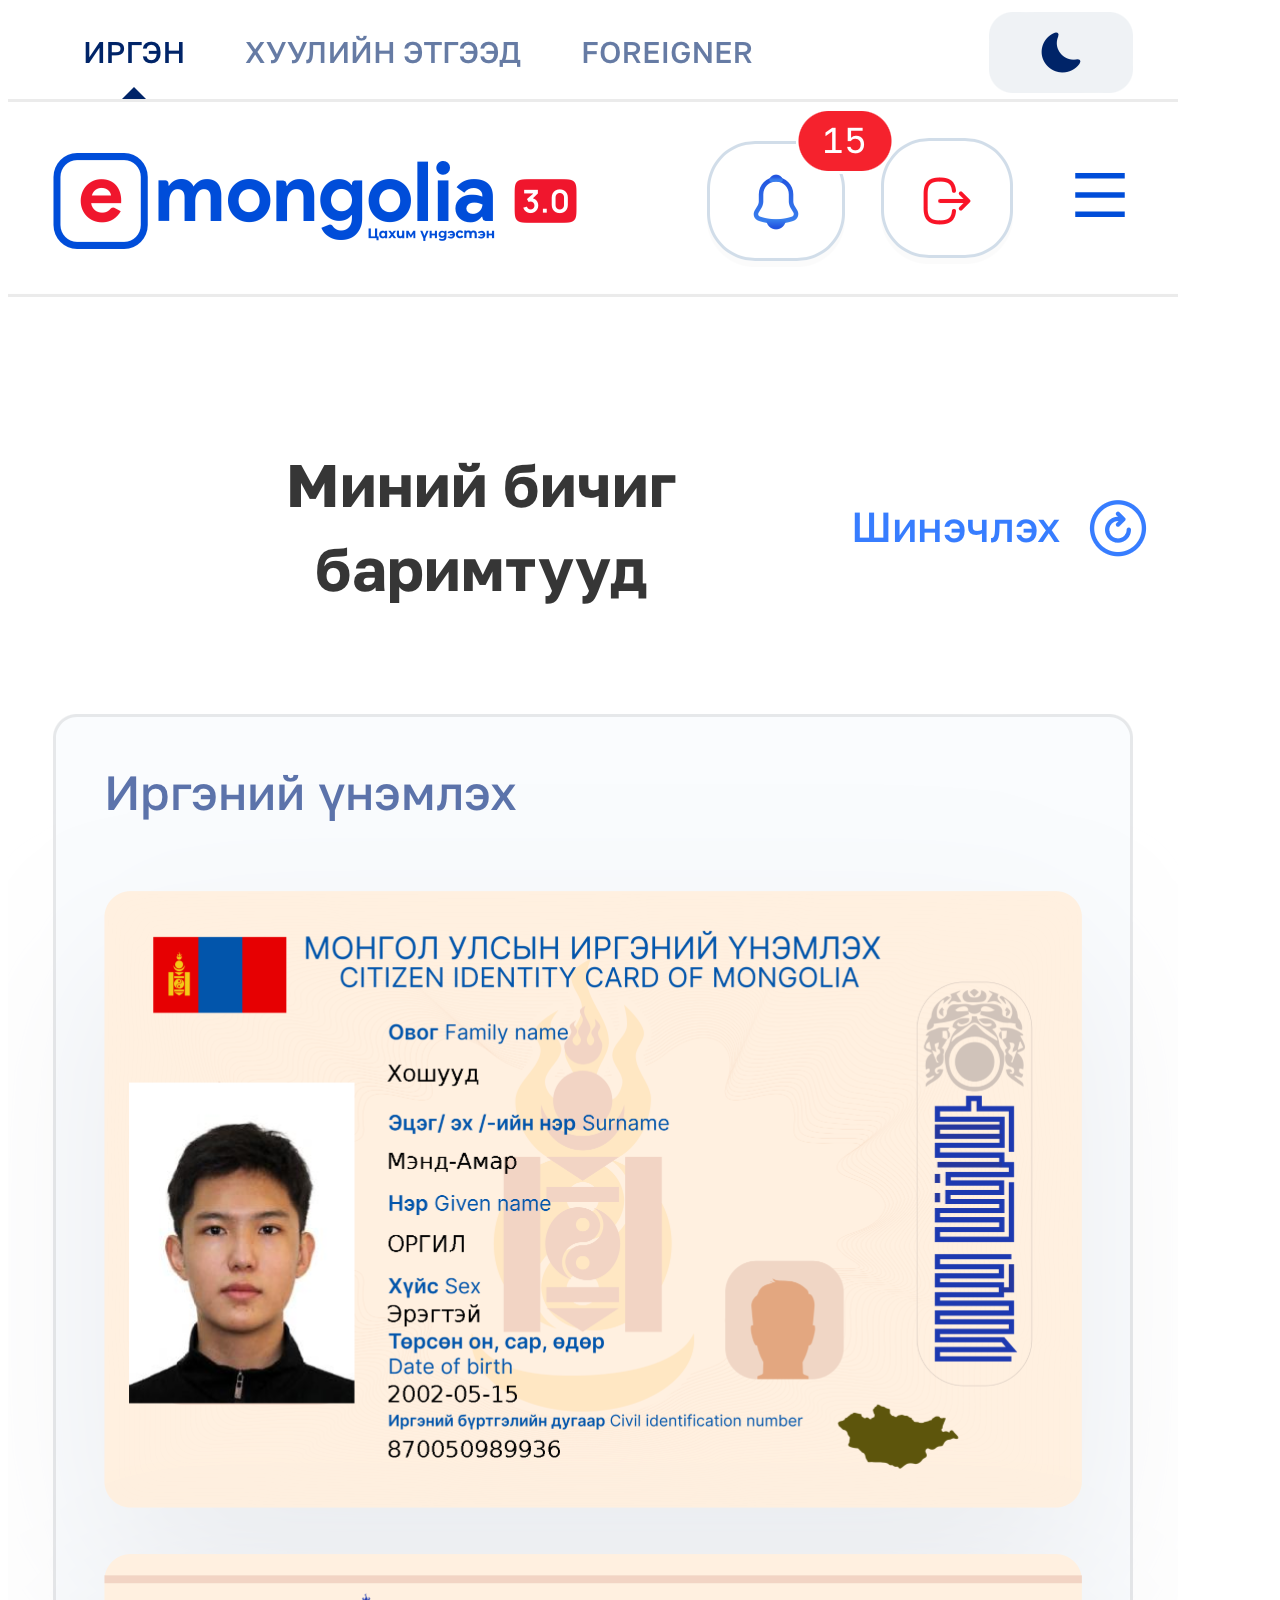
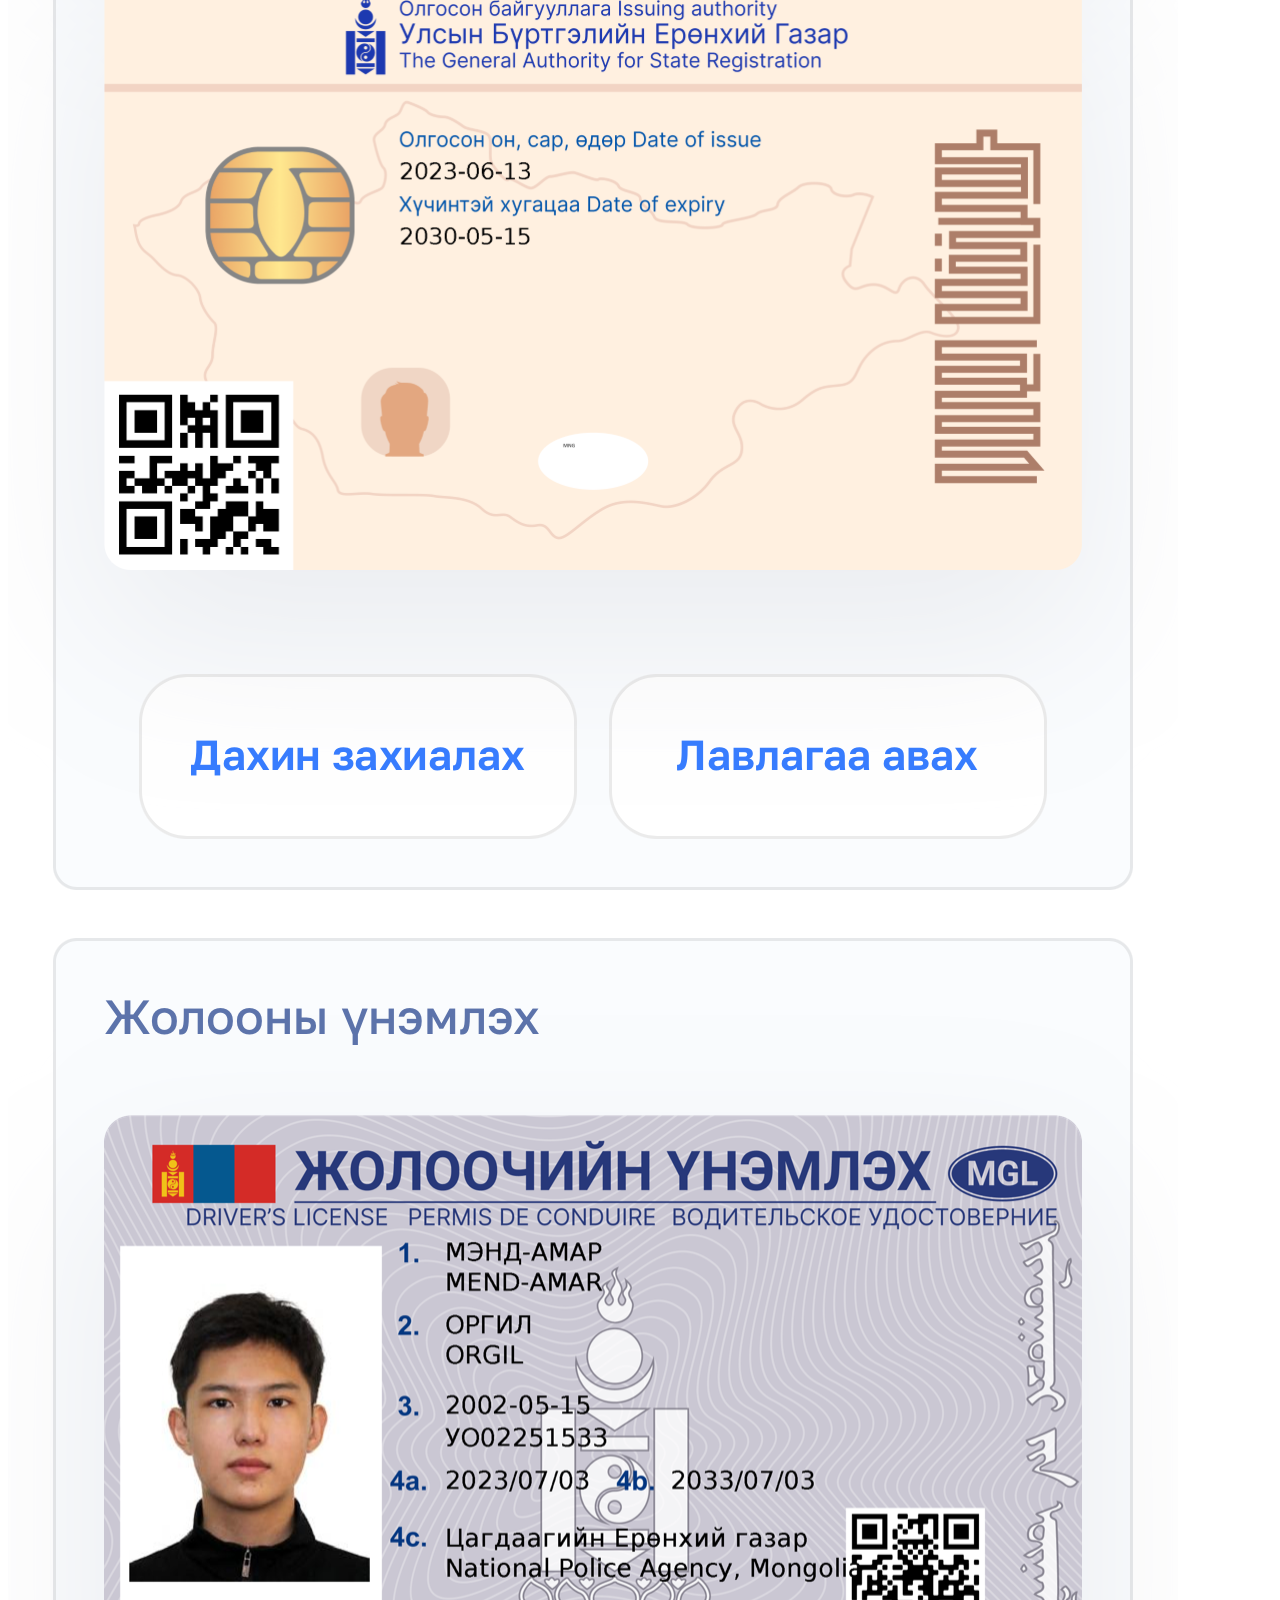
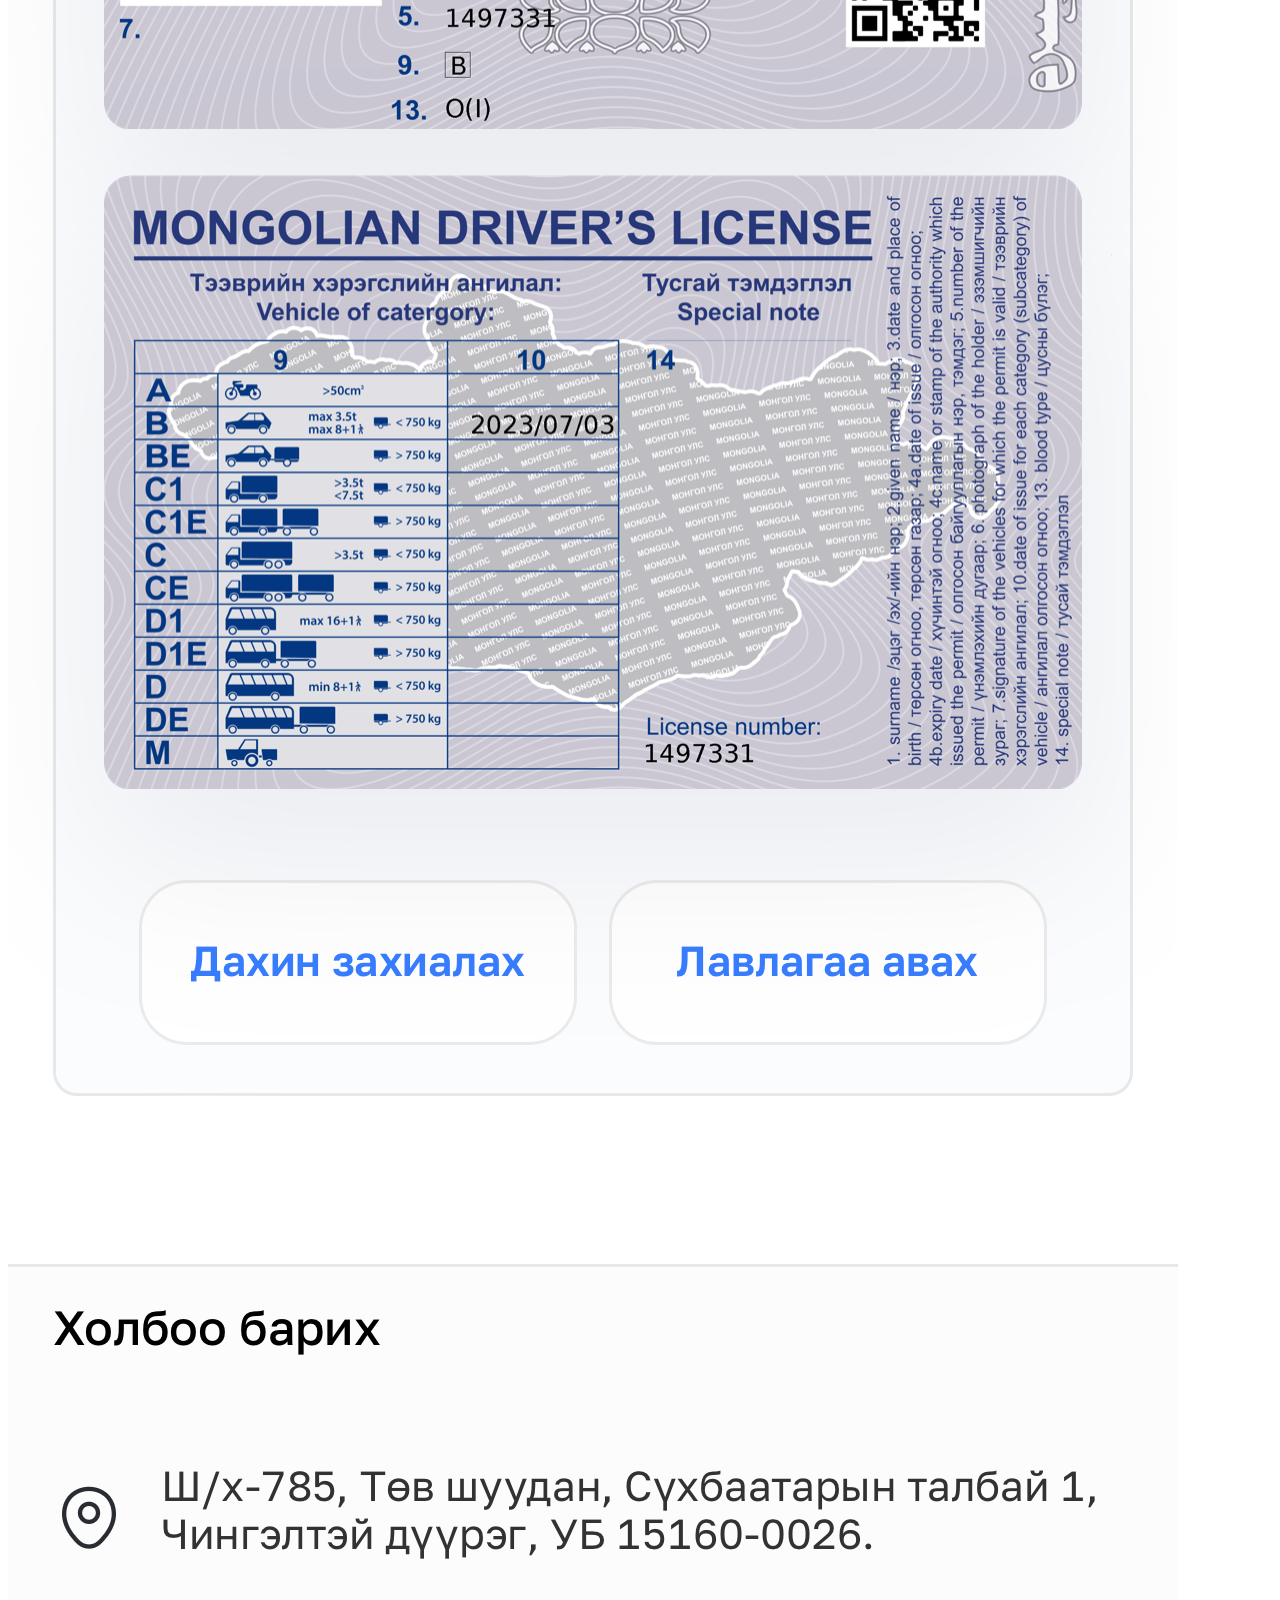
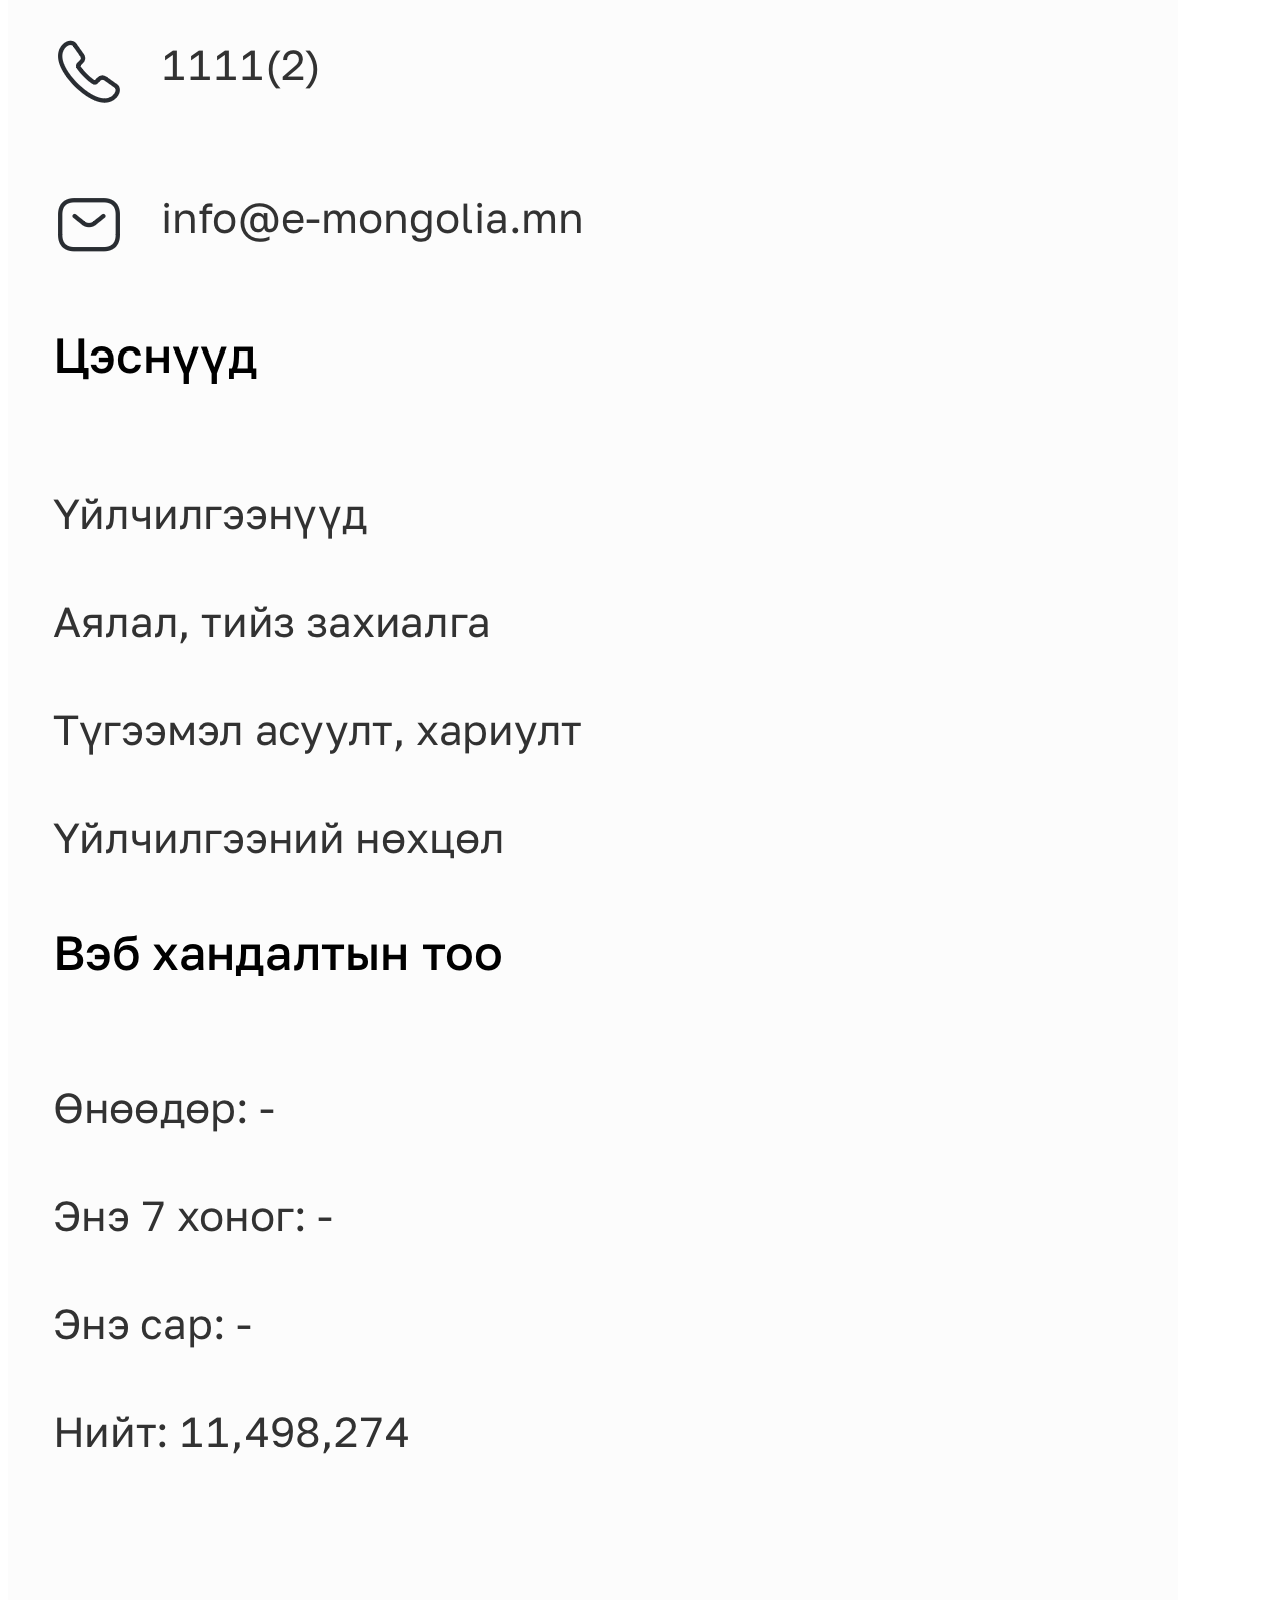
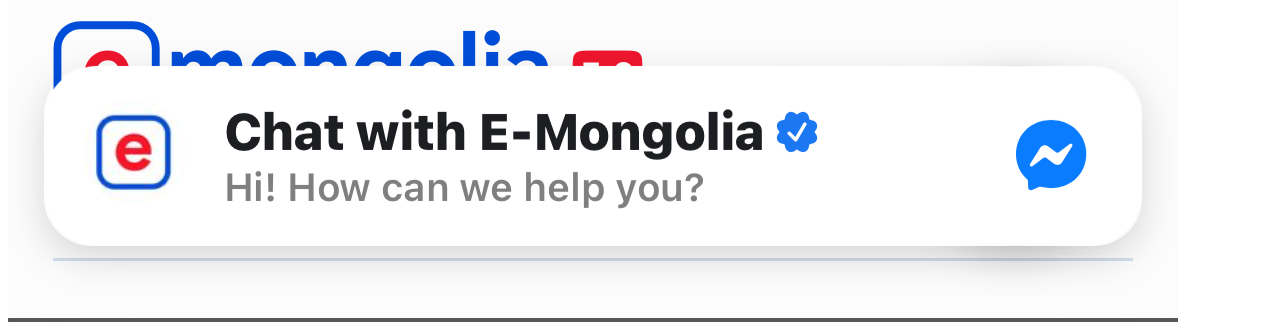
<file: 11fe04d00d79e3c9a868c4e1cb50131cbf8a93e0/index.html>
<html lang="en">
<body id="style-3">
<!---<style>
    #pre-loader{
        background: white url(images/loader.gif) no-repeat center center;
        background-size: 10%;
        height: 100vh;
        width: 100%;
        position: fixed;
        z-index: 100;
    }
</style>
<div id="pre-loader"></div>-->
<img src="images/main.png">

<!--<script type="text/javascript">
    var loader = document.getElementById("pre-loader");

    window.addEventListener("load", function(){
        setTimeout(function() {  // Corrected typo here
            loader.style.display = "none";
        }, 1500);
    });
</script>--->

</body>
</html>
</file>
